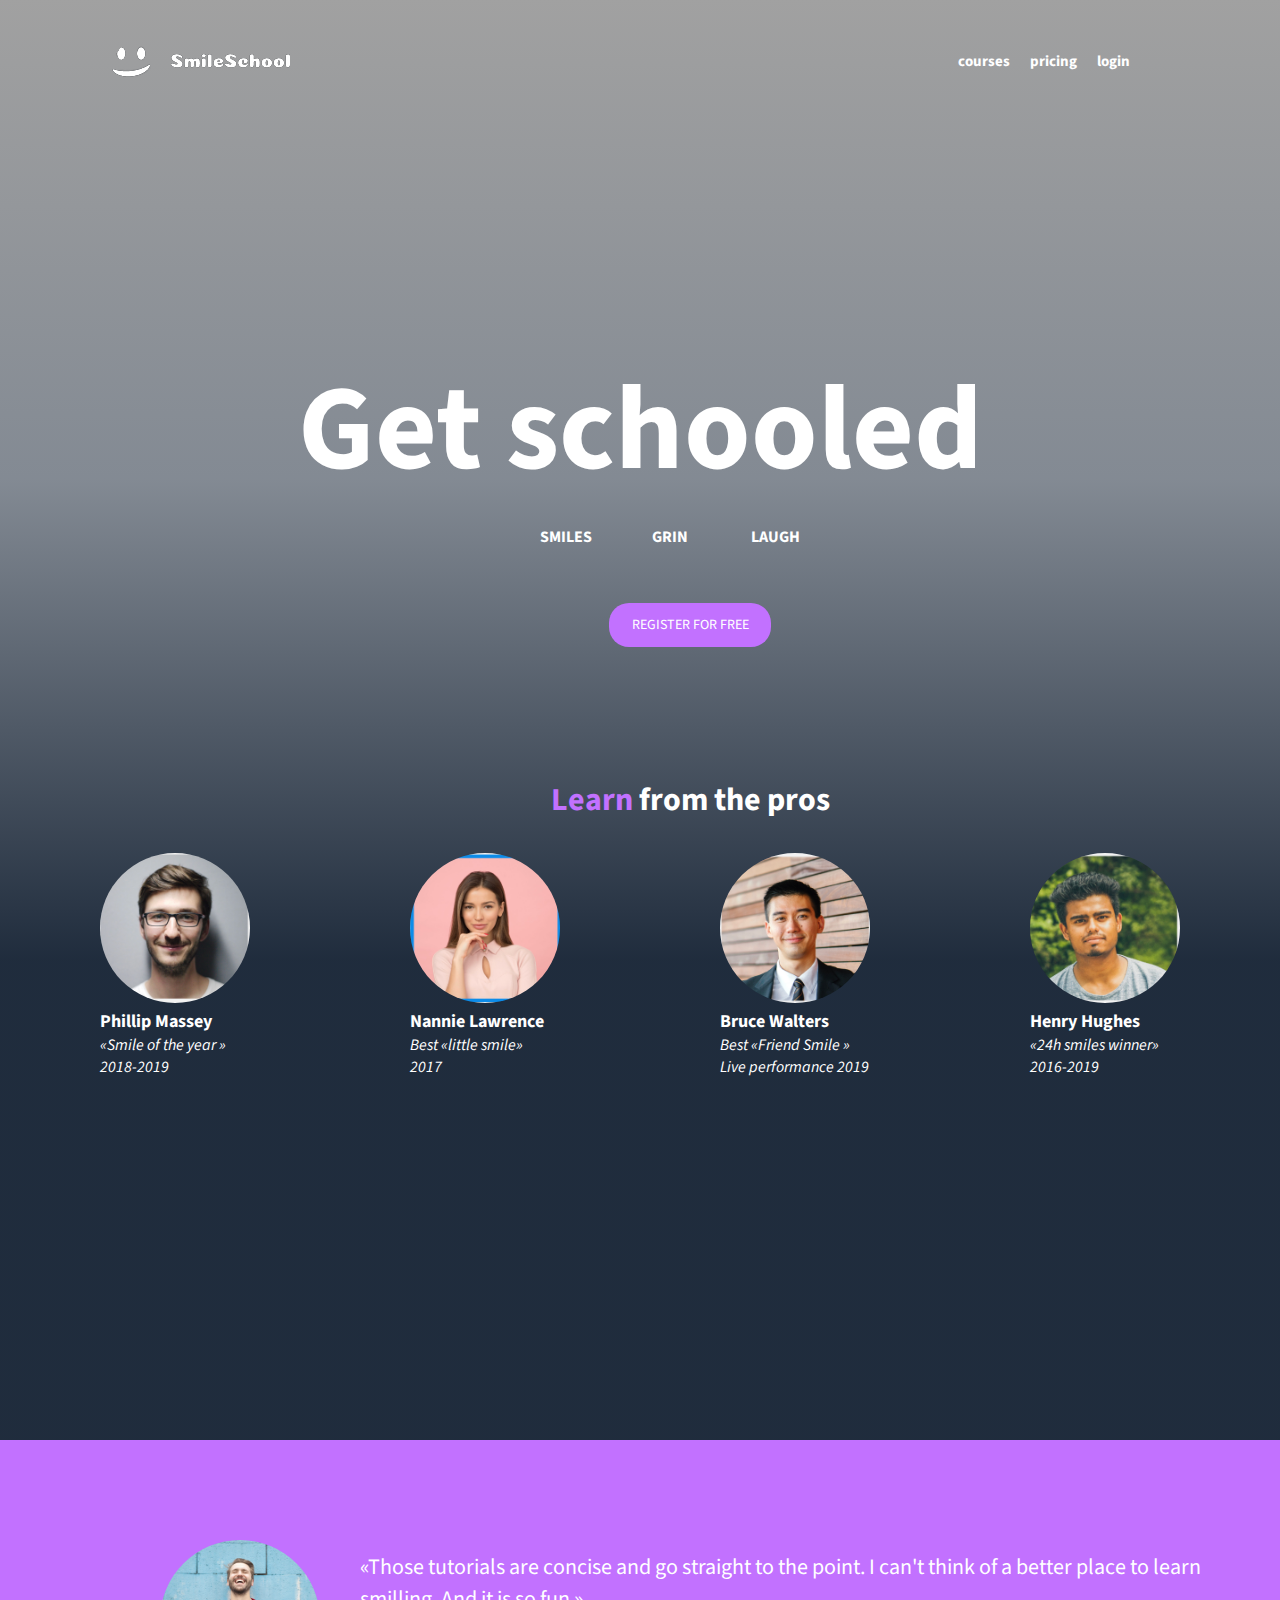
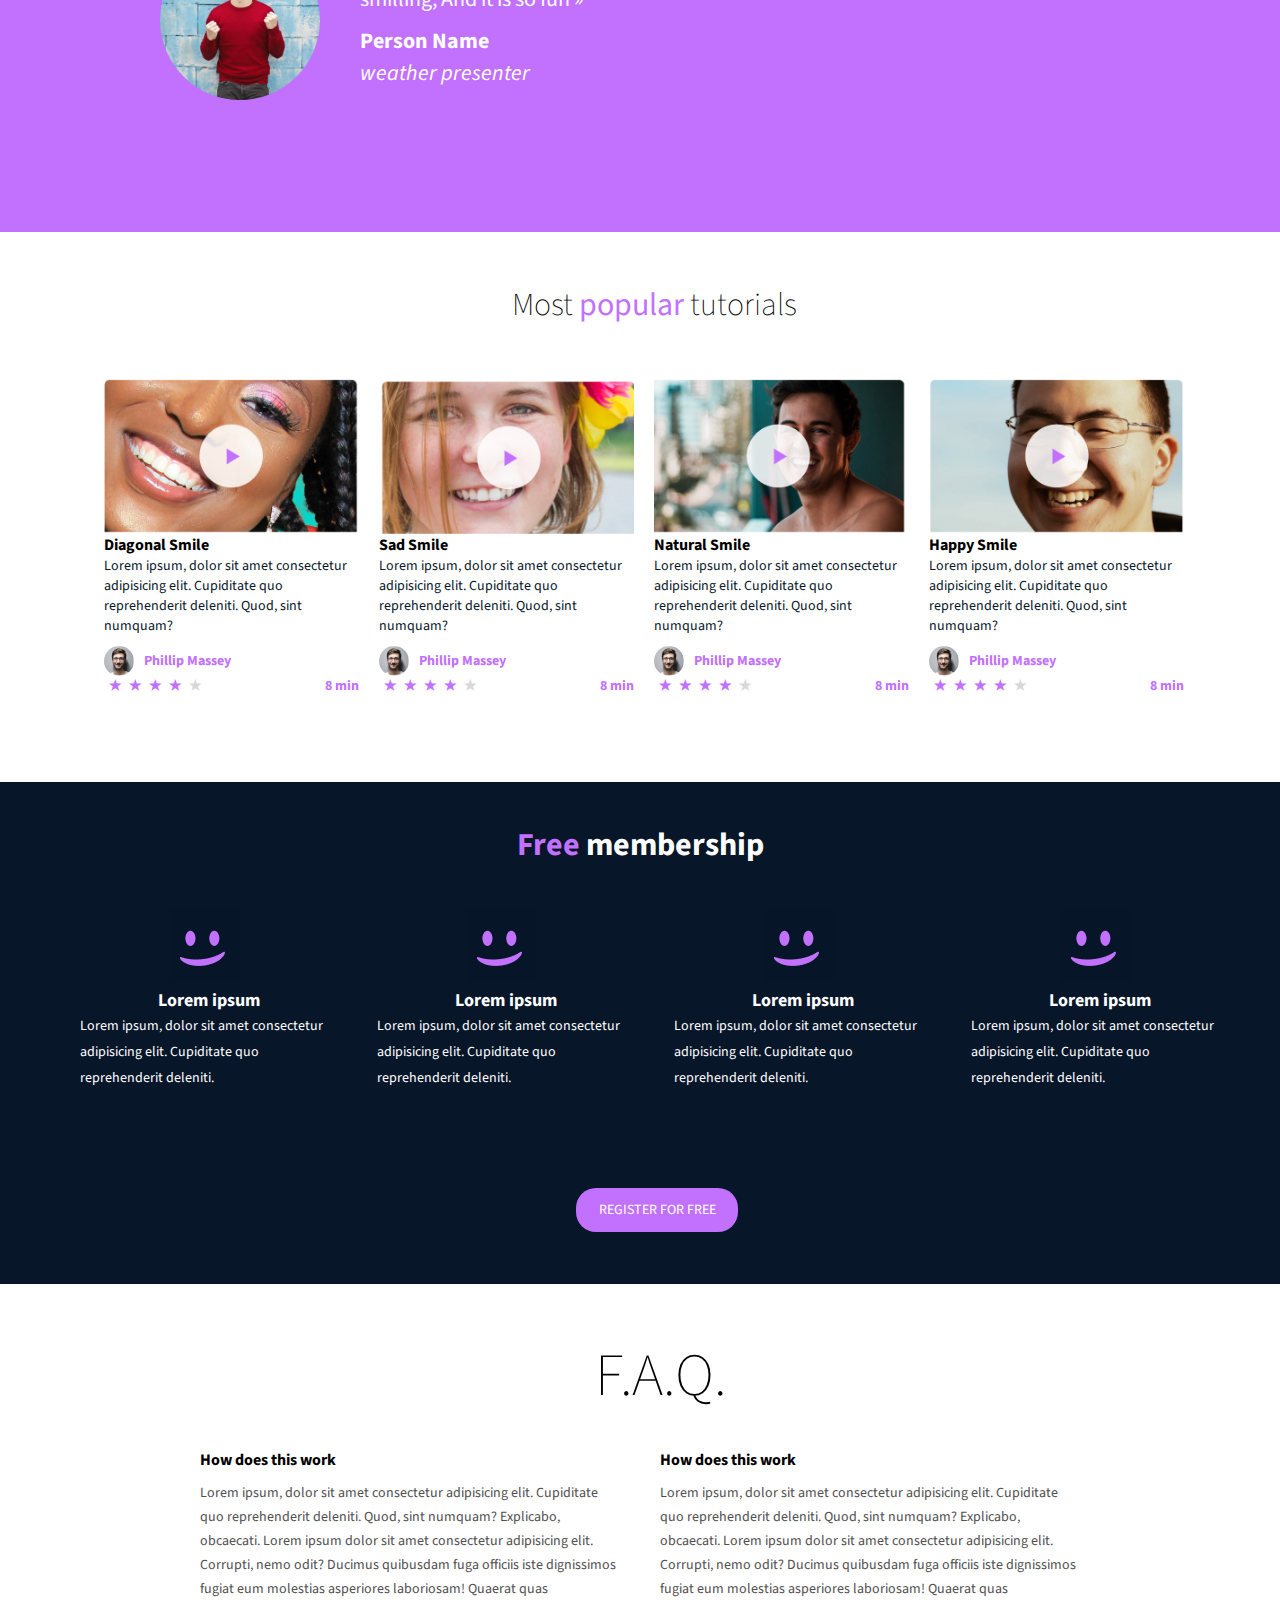
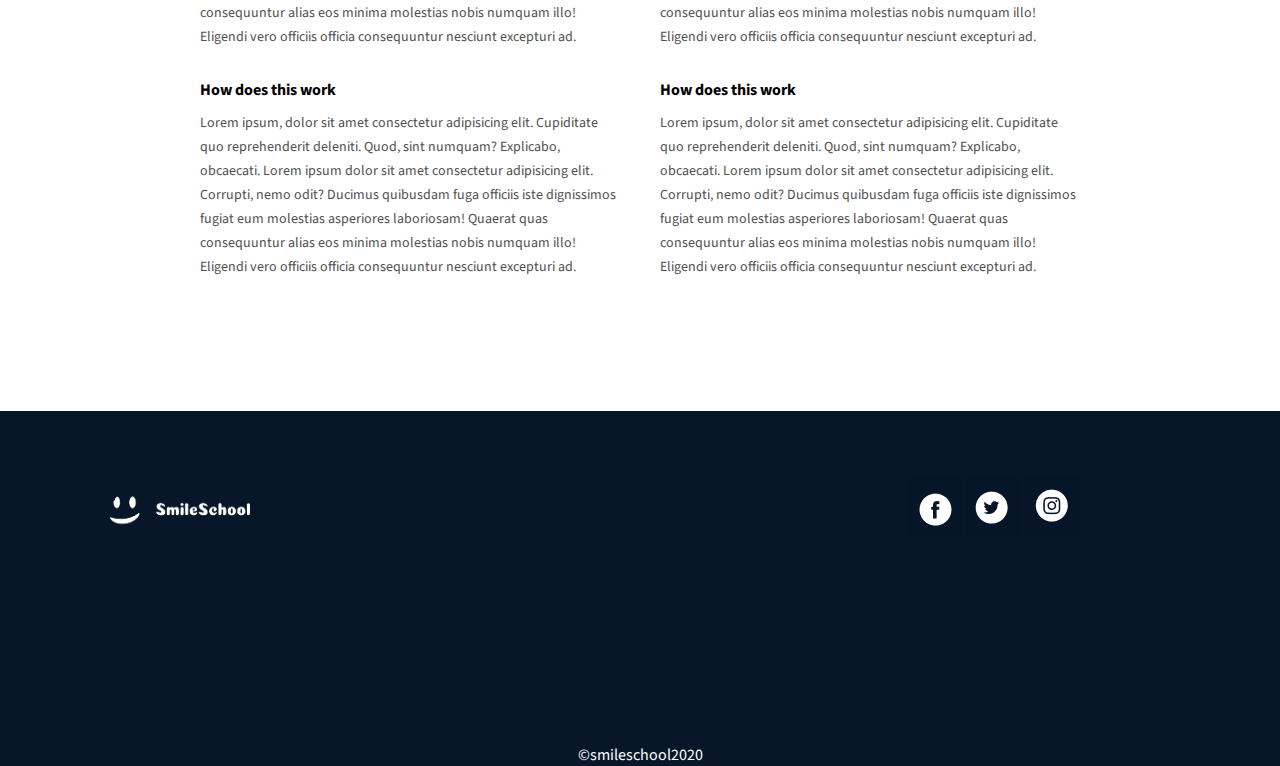
<file: css_advanced/index.html>
<!DOCTYPE html>
<html lang="en">
<head>
    <meta charset="UTF-8">
    <meta http-equiv="X-UA-Compatible" content="IE=edge">
    <meta name="viewport" content="width=device-width, initial-scale=1.0">
    <title>SS</title>
    <link rel="stylesheet" href="styles.css">

</head>
<body>
    <header class="header">
        <div class = "logo">
            <a href="/"><img src="./images/logo-removebg-preview.png" alt="Logo"></a>
        </div>
        <div class="nav-links">
            <ul>
                <li><a href="">courses</a></li>
                <li><a href="">pricing</a></li>
                <li><a href="">login</a></li>
            </ul>
        </div>
    </header>
    <main>
        <section class="lead-section">
            <div class="block-1">
                <h1>Get schooled</h1>
                <p><span>Smiles</span><span>Grin</span> <span>Laugh</span></p>
                <button>Register for free</button>
            </div>
            <div class="block-2">
                <h2><span>Learn</span> from the pros</h2>
                <div class="pros">
                    <div class="pro">
                        <img src="./images/Phillip.png" alt="Phillip">
                        <h3>Phillip Massey</h3>
                        <p>&laquo;Smile of the year &raquo;<br> 2018-2019</p>
                    </div>
                    <div class="pro">
                        <img src="./images/Nannie.png" alt="Nannie">
                        <h3>Nannie Lawrence</h3>
                        <p>Best &laquo;little smile&raquo;<br> 2017</p>
                    </div>
                    <div class="pro">
                        <img src="./images/Bruce.png" alt="Bruce">
                        <h3>Bruce Walters</h3>
                        <p>Best &laquo;Friend Smile &raquo;<br> Live performance 2019</p>
                    </div>
                    <div class="pro">
                        <img src="./images/Henry.png" alt="Henry">
                        <h3>Henry Hughes</h3>
                        <p>&laquo;24h smiles winner&raquo;<br> 2016-2019</p>
                    </div>
                </div>
            </div>
        </section>
        <section class="quote-section">
            <div class="quote">
                <img src="./images/Person.png" alt="Person">
                <div class="block-text">
                    <blockquote>&laquo;Those tutorials are concise and go straight to the point. I can't think of a better place to learn smilling, And it is so fun &raquo;</blockquote>
                    <p class="author">Person Name</p>
                    <p class="sub">weather presenter</p>
                </div>
            </div>
        </section>
        <section class="videos-section">
            <h1>Most <span>popular</span> tutorials</h1>
            <div class="video-block">
                <div class="video">
                    <img src="./images/vid1.png" alt="Diagonal">
                    <h2>Diagonal Smile</h2>
                    <p>Lorem ipsum, dolor sit amet consectetur adipisicing elit. Cupiditate quo reprehenderit deleniti. Quod, sint numquam? </p>
                    <div class="video-author">
                        <img src="./images/Phillip.png" alt="Phillip">
                        <h3>Phillip Massey</h3>
                    </div>
                    <div class="rating">
                        <div class="stars">
                            <p>&#9733;</p>
                            <p>&#9733;</p>
                            <p>&#9733;</p>
                            <p>&#9733;</p>
                            <p id="last">&#9733;</p>
                        </div>
                        <p>8 min</p>
                    </div>
                </div>
                <div class="video">
                    <img src="./images/vid2.png" alt="">
                    <h2>Sad Smile</h2>
                    <p>Lorem ipsum, dolor sit amet consectetur adipisicing elit. Cupiditate quo reprehenderit deleniti. Quod, sint numquam? </p>
                    <div class="video-author">
                        <img src="./images/Phillip.png" alt="">
                        <h3>Phillip Massey</h3>
                    </div>
                    <div class="rating">
                        <div class="stars">
                            <p>&#9733;</p>
                            <p>&#9733;</p>
                            <p>&#9733;</p>
                            <p>&#9733;</p>
                            <p id="last1">&#9733;</p>
                        </div>
                        <p>8 min</p>
                    </div>
                </div>
                <div class="video">
                    <img src="./images/vid3.png" alt="">
                    <h2>Natural Smile</h2>
                    <p>Lorem ipsum, dolor sit amet consectetur adipisicing elit. Cupiditate quo reprehenderit deleniti. Quod, sint numquam? </p>
                    <div class="video-author">
                        <img src="./images/Phillip.png" alt="">
                        <h3>Phillip Massey</h3>
                    </div>
                    <div class="rating">
                        <div class="stars">
                            <p>&#9733;</p>
                            <p>&#9733;</p>
                            <p>&#9733;</p>
                            <p>&#9733;</p>
                            <p id="last2">&#9733;</p>
                        </div>
                        <p>8 min</p>
                    </div>
                </div>
                <div class="video">
                    <img src="./images/vid4.png" alt="">
                    <h2>Happy Smile</h2>
                    <p>Lorem ipsum, dolor sit amet consectetur adipisicing elit. Cupiditate quo reprehenderit deleniti. Quod, sint numquam? </p>
                    <div class="video-author">
                        <img src="./images/Phillip.png" alt="Phillip">
                        <h3>Phillip Massey</h3>
                    </div>
                    <div class="rating">
                        <div class="stars">
                            <p>&#9733;</p>
                            <p>&#9733;</p>
                            <p>&#9733;</p>
                            <p>&#9733;</p>
                            <p id="last3">&#9733;</p>
                        </div>
                        <p>8 min</p>
                    </div>
                </div>
            </div>
        </section>
        <section class="membership">
            <h1><span>Free</span> membership</h1>
            <div class="member-text">
                <div class="ind-text">
                    <img src="./images/purple.png" alt="">
                    <h2>Lorem ipsum</h2>
                    <p>Lorem ipsum, dolor sit amet consectetur adipisicing elit. Cupiditate quo reprehenderit deleniti. </p>
                </div>
                <div class="ind-text">
                    <img src="./images/purple.png" alt="">
                    <h2>Lorem ipsum</h2>
                    <p>Lorem ipsum, dolor sit amet consectetur adipisicing elit. Cupiditate quo reprehenderit deleniti. </p>
                </div>
                <div class="ind-text">
                    <img src="./images/purple.png" alt="">
                    <h2>Lorem ipsum</h2>
                    <p>Lorem ipsum, dolor sit amet consectetur adipisicing elit. Cupiditate quo reprehenderit deleniti. </p>
                </div>
                <div class="ind-text">
                    <img src="./images/purple.png" alt="">
                    <h2>Lorem ipsum</h2>
                    <p>Lorem ipsum, dolor sit amet consectetur adipisicing elit. Cupiditate quo reprehenderit deleniti. </p>
                </div>
            </div>
            <button>Register for free</button>
        </section>
        <section class="faq">
            <h1>F.A.Q.</h1>
            <div class="row-content">
                <div class="faq-content">
                    <div class="content">
                        <h2>How does this work</h2>
                        <p>Lorem ipsum, dolor sit amet consectetur adipisicing elit. Cupiditate quo reprehenderit deleniti. Quod, sint numquam? Explicabo, obcaecati. Lorem ipsum dolor sit amet consectetur adipisicing elit. Corrupti, nemo odit? Ducimus quibusdam fuga officiis iste dignissimos fugiat eum molestias asperiores laboriosam! Quaerat quas consequuntur alias eos minima molestias nobis numquam illo! Eligendi vero officiis officia consequuntur nesciunt excepturi ad.</p>
                    </div>
                    <div class="content">
                        <h2>How does this work</h2>
                        <p>Lorem ipsum, dolor sit amet consectetur adipisicing elit. Cupiditate quo reprehenderit deleniti. Quod, sint numquam? Explicabo, obcaecati. Lorem ipsum dolor sit amet consectetur adipisicing elit. Corrupti, nemo odit? Ducimus quibusdam fuga officiis iste dignissimos fugiat eum molestias asperiores laboriosam! Quaerat quas consequuntur alias eos minima molestias nobis numquam illo! Eligendi vero officiis officia consequuntur nesciunt excepturi ad.</p>
                    </div>
                </div>
                <div class="faq-content">
                    <div class="content">
                        <h2>How does this work</h2>
                        <p>Lorem ipsum, dolor sit amet consectetur adipisicing elit. Cupiditate quo reprehenderit deleniti. Quod, sint numquam? Explicabo, obcaecati. Lorem ipsum dolor sit amet consectetur adipisicing elit. Corrupti, nemo odit? Ducimus quibusdam fuga officiis iste dignissimos fugiat eum molestias asperiores laboriosam! Quaerat quas consequuntur alias eos minima molestias nobis numquam illo! Eligendi vero officiis officia consequuntur nesciunt excepturi ad.</p>
                    </div>
                    <div class="content">
                        <h2>How does this work</h2>
                        <p>Lorem ipsum, dolor sit amet consectetur adipisicing elit. Cupiditate quo reprehenderit deleniti. Quod, sint numquam? Explicabo, obcaecati. Lorem ipsum dolor sit amet consectetur adipisicing elit. Corrupti, nemo odit? Ducimus quibusdam fuga officiis iste dignissimos fugiat eum molestias asperiores laboriosam! Quaerat quas consequuntur alias eos minima molestias nobis numquam illo! Eligendi vero officiis officia consequuntur nesciunt excepturi ad.</p>
                    </div>
                </div>
            </div>
        </section>
    </main>
    <footer>
        <div>
            <div class="footer-container">
                <div class="footer-row">
                    <img src="./images/logo-removebg-preview.png" alt="Logo">
                    <div class="footer-links">
                        <a href=""><img src="./images/facebook.png" alt="Facebook"></a>
                        <a href=""><img src="./images/twitter.png" alt="Twitter"></a>
                        <a href=""><img src="./images/instagram.png" alt="Instagram"></a>
                    </div>
                </div>
                <p>&copy;smileschool2020</p>
            </div>
        </div>
    </footer>
</body>
</html>
</file>
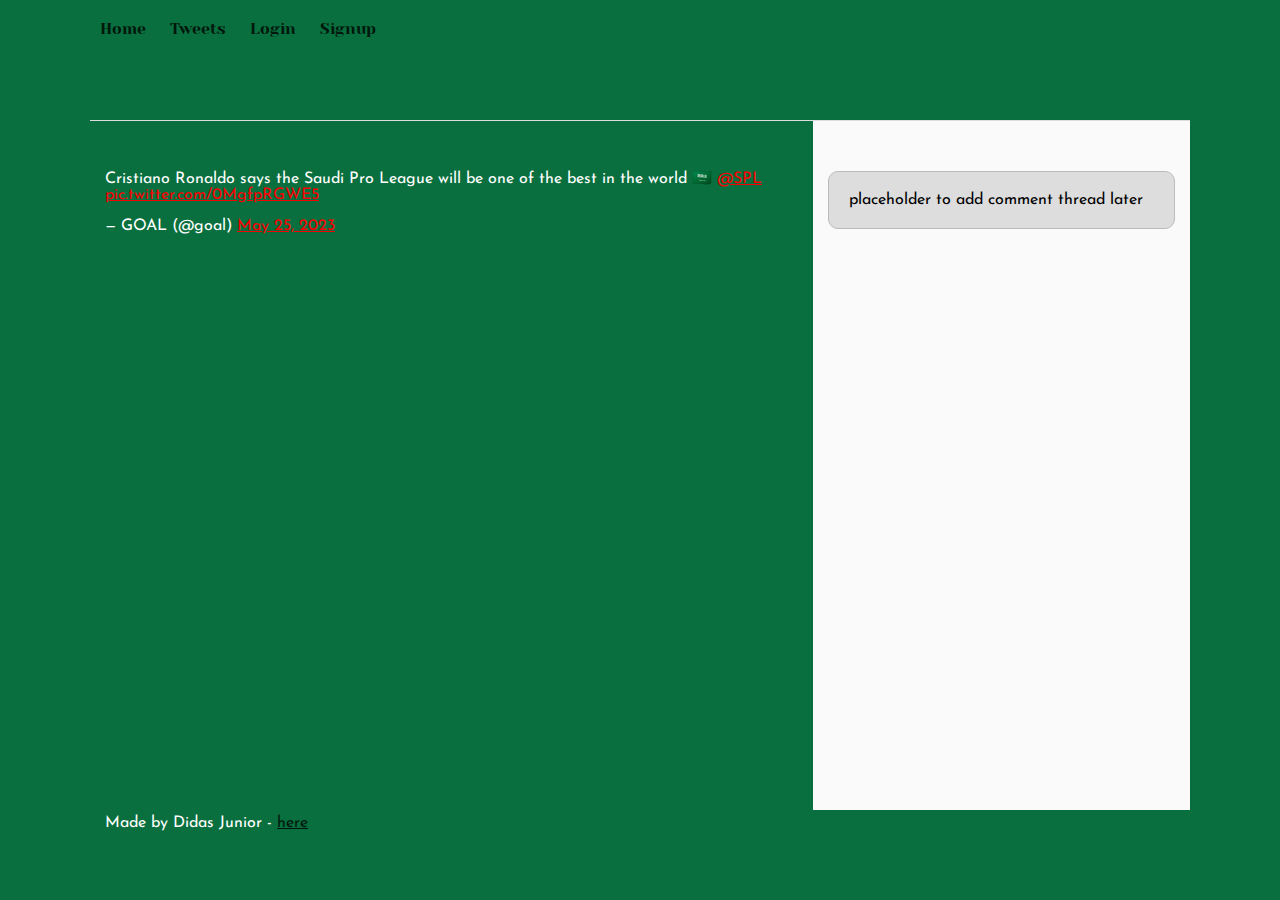
<file: css_basic/tweets.html>
<!Doctype html>
<html lang="en">
<head>
	<meta charset="UTF-8">
	<title>
		JWEB
	</title>
	<link href="base.css" rel="stylesheet">
	<link href="styles.css" rel="stylesheet">	
</head>
<body>
	<header>
		<ul>
			<li><a href = "index.html">Home</a></li>
			<li><a href="tweets.html">Tweets</a></li>
			<li><a href="">Login</a></li>
			<li><a href="">Signup</a></li>
		</ul>
	</header>
	<main>
		<article>
				<blockquote class="twitter-tweet"><p lang="en" dir="ltr">Cristiano Ronaldo says the Saudi Pro League will be one of the best in the world 🇸🇦 <a href="https://twitter.com/SPL?ref_src=twsrc%5Etfw">@SPL</a> <a href="https://t.co/0MgfpRGWE5">pic.twitter.com/0MgfpRGWE5</a></p>&mdash; GOAL (@goal) <a href="https://twitter.com/goal/status/1661773742723170305?ref_src=twsrc%5Etfw">May 25, 2023</a></blockquote> <script async src="https://platform.twitter.com/widgets.js" charset="utf-8"></script>
		</article>
		<aside>
			<p>placeholder to add comment thread later</p>
		</aside>
	</main>
	<footer>
		Made by Didas Junior - <a href="https://gasanajr.github.io/Capstone/" target="_blank">here</a>
	</footer>
</body>
</html>
</file>
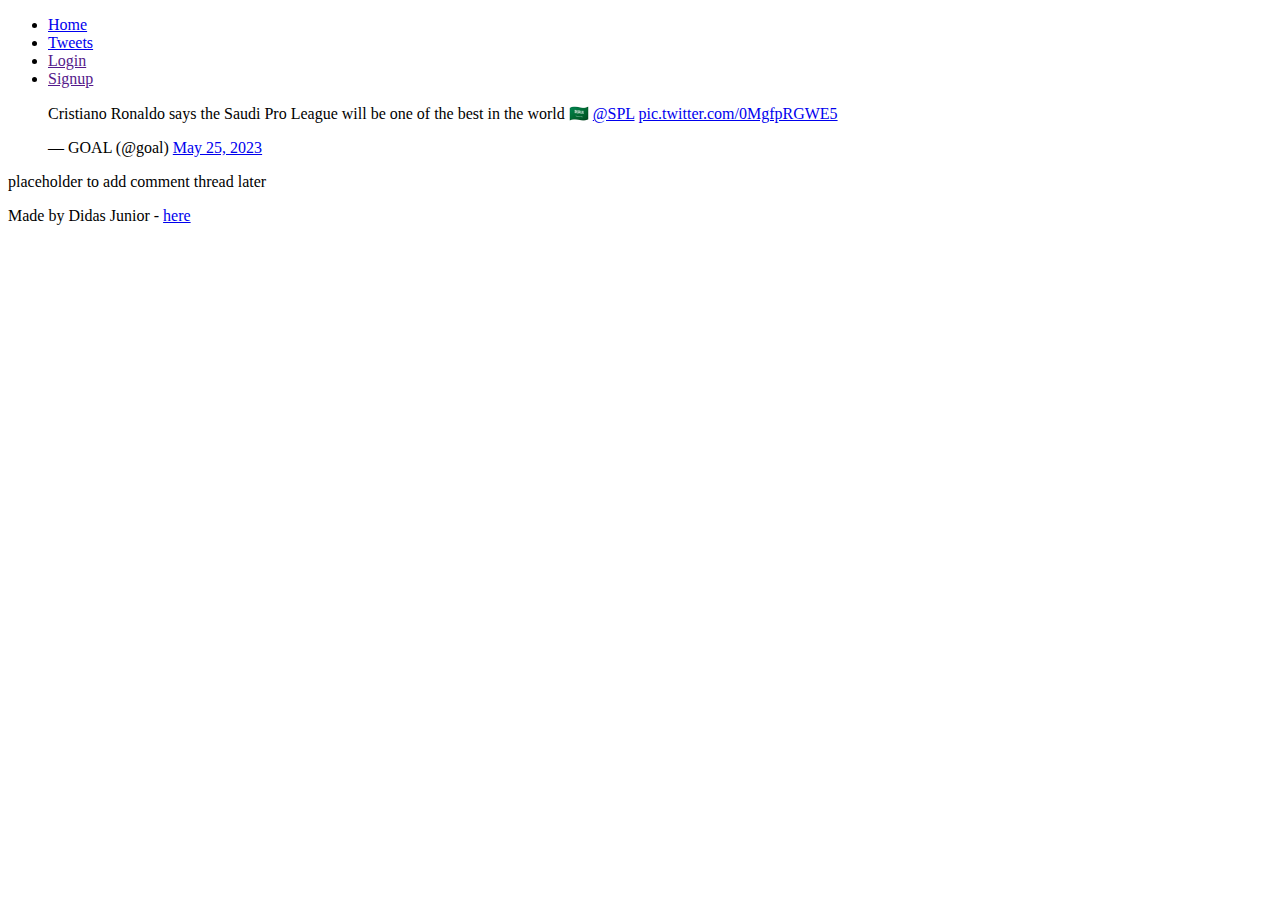
<file: html_basic/tweets.html>
<!Doctype html>
<html lang="en">
<head>
	<meta charset="UTF-8">
	<title>
		JWEB
	</title>
</head>
<body>
	<header>
		<ul>
			<li><a href = "index.html">Home</a></li>
			<li><a href="tweets.html">Tweets</a></li>
			<li><a href="">Login</a></li>
			<li><a href="">Signup</a></li>
		</ul>
	</header>
	<main>
		<article>
				<blockquote class="twitter-tweet"><p lang="en" dir="ltr">Cristiano Ronaldo says the Saudi Pro League will be one of the best in the world 🇸🇦 <a href="https://twitter.com/SPL?ref_src=twsrc%5Etfw">@SPL</a> <a href="https://t.co/0MgfpRGWE5">pic.twitter.com/0MgfpRGWE5</a></p>&mdash; GOAL (@goal) <a href="https://twitter.com/goal/status/1661773742723170305?ref_src=twsrc%5Etfw">May 25, 2023</a></blockquote> <script async src="https://platform.twitter.com/widgets.js" charset="utf-8"></script>
		</article>
		<aside>
			<p>placeholder to add comment thread later</p>
		</aside>
	</main>
	<footer>
		Made by Didas Junior - <a href="https://gasanajr.github.io/Capstone/" target="_blank">here</a>
	</footer>
</body>
</html>
</file>
<file: css_advanced/styles.css>
@import url('https://fonts.googleapis.com/css2?family=Source+Sans+Pro&display=swap');
:root {
    --primary: hsla(214, 71%, 9%, 0.9);
    --secondary:  hsla(0, 0%, 59%, 0.9);
}

* {
    padding: 0;
    margin: 0;
    font-family: 'Source Sans Pro', 'sans-serif';
}
header {
    display: flex;
    justify-content: space-between;
    background: linear-gradient(
        hsla(214, 71%, 9%, 0.9),  
        hsla(214, 71%, 9%, 0.9) 
    );
    background: linear-gradient(
        to top, 
        hsla(214, 71%, 9%, 0.9),  
        hsla(214, 71%, 9%, 0.9), 
        hsla(214, 71%, 9%, 0.5),  
        hsla(0, 0%, 59%, 0.9)     
    );
    
    height: 160vh;
    background-size: cover;
    background-repeat: no-repeat;
    background-blend-mode: normal,color;
}


.logo {
    margin-top: 20px;
    margin-left: 100px;
}

.nav-links {
    margin-top: 50px;
    margin-right: 150px;
}
.nav-links > ul {
    display: flex;
}

ul > li {
    list-style-type: none;
    margin-left: 20px;
}

ul > li > a {
    text-decoration: none;
    color: white;
    height: 15px;
    font-style: normal;
    font-size: 15px;
    font-weight: 700;
    line-height: 15px;
}

/* ---------------------School Section ----------------- */
 
.lead-section {
    position: absolute;
    top: 35%;
} 



.block-1 {
    margin-top: 40px;
    color: white;
    text-align: center;
    font-size: 60px;
    font-weight: bold;
}

.block-1 p {
    font-size: 16px;
    padding: 20px;
}

.block-1 h1 {
    height: 151px;
    font-weight: 700;
    font-size: 120px;
    line-height: 151px;
    text-align: center;
}

.block-1 p span {
    margin-left: 60px;
    text-transform: uppercase;
}

.block-1 button {
    width: 162px;
    height: 44px;
    background-color: #C271FF;
    color: white;
    cursor: pointer;
    text-transform: uppercase;
    font-size: 14px;
    margin-top: 20px;
    border-radius: 20px;
    margin-left: 100px;
    margin-bottom: 70px;
    border: none;

}

.block-2 {
    height: 237px;
    width: 100vw;
}

.block-2 h2 {
    text-align: center;
    margin-top: 60px;
    font-size: 32px;
    margin-left: 100px;
    color: white;
    margin-bottom: 30px;
}

.block-2 h2 span {
    color: #C271FF;
}

.pros {
    display: flex;
    margin-left: 100px;
    margin-right: 100px;
    justify-content: space-between;
    margin-top: 20px;
    height: 250px;
    color: #FFFFFF;
}

.pro {
    width: 150px;
    height: 237px;
}

.pro h3 {
    font-size: 18px;
}

.pro p {
    font-size: 16px;
    font-style: italic;
}

.pro img {
    width: 150px;
    height: 150px;
    border-radius: 50%;
} 

/* -------------------------Quote section ---------  */

.quote-section {
    background-color: #C271FF;
    height: 392px;
}

.quote {
    display: flex;
    color: #FFFFFF;
    font-size: 22px;
    justify-content: space-between;
    align-items: center;
    padding-top: 100px;
    padding-left: 160px;
}
.quote img {
    width: 160px;
    height: 160px;
    border-radius: 50%;
    object-position: center;
    object-fit: cover;
}
.author {
    font-weight: bold;
    margin-top: 10px;
}

.block-text {
    padding-left: 40px;
}

.sub {
    font-style: italic;
}

/* -----------------Videos Section ------------------- */
.videos-section {
    margin-top: 50px;
    height: 450px;
    width: 1228px;
    margin-left: 40px;

}

.video-block {
    display: flex;
    align-items: center;
    justify-content: center;
}

.videos-section h1 {
    text-align: center;
    font-weight: lighter;
    margin-bottom: 50px;
}

.videos-section h1 span {
    color: #C271FF;
    font-weight: bolder;
    font-size: 32px;
}

.video img {
    width: 255px;
}

.video h2 {
    font-size: 16px;
}
.video {
    width: 255px;
    height: 335px;
    margin-right: 20px;
    display: flex;
    flex-direction: column;
}

.video p {
    font-size: 14px;
    color: #071629;
}

.video-author {
    display: flex;
    margin-top: 10px;
}
.video-author h3 {
    font-size: 14px;
    color: #C271FF;
    padding-left: 10px;
    margin-top: 5px;
}

.video-author img {
    width: 30px;
    height: 30px;
    border-radius: 50%;
}
.rating {
    display: flex;
    flex-direction: row;
    justify-content: space-between;
}

.rating p {
    color: #C271FF;
    font-weight: 700;
    font-size: 14px;
}

.stars {
    display: flex;

}

.stars p {
    margin-left: 5px;
    width: 15px;
    height: 15px;
}

#last, #last1, #last2, #last3 {
    color: #D8D8D8;
}
/* -----------------------Membership Section ---------------- */

.membership {
    background-color: #071629;
    margin-top: 50px;
    height: 502px;
    width: 100vw;
    color: #FFFFFF;
}

.membership h1 {
    text-align: center;
    color: white;
    font-size: 32px;
    padding-top: 40px;
}

.membership h1 span {
    color: #C271FF;
}

.member-text {
    display: flex;
    margin-top: 40px;
    margin-right: 30px;
    margin-left: 60px;
}

.ind-text {
    width: 257px;
    height: 200px;
    margin-left: 20px;
    margin-right: 20px;
}


.ind-text p {
    font-size: 14px;
    line-height: 26px;
}

.ind-text h2 {
    font-size: 18px;
    text-align: center;
}

.ind-text img {
    margin-left: 35%;
}

.membership button {
    width: 162px;
    height: 44px;
    background-color: #C271FF;
    color: white;
    cursor: pointer;
    text-transform: uppercase;
    font-size: 14px;
    margin-top: 80px;
    border-radius: 20px;
    margin-left: 45%;
    border: none;
}

/* ----------------------FAQ section -------------------- */
.faq {
    width: 920px;
    height: 707px;
    margin-left: 200px;
    margin-top: 50px;
}

.faq h1 {
    text-align: center;
    font-size: 60px;
    font-weight: lighter;
    margin-bottom: 30px;

}

.row-content {
    display: flex;
    justify-content: space-between;
}

.faq-content {
    margin-right: 40px;
}

.content p {
    font-size: 14px;
    margin-top: 10px;
    margin-bottom: 30px;
    line-height: 24px;
    color: rgb(81, 79, 79);
}

.content h2 {
    font-size: 16px;
    font-weight: bold;
}


/* ------------------------ Footer section --------------------- */

.footer-row > img {
    margin-top: 60px;
    width: 169px;
}
.footer-container {
    width: 100vw;
    background-color: #071629;
}

.footer-container p {
    text-align: center;
    color: #FFFFFF;
    padding-top: 200px;
}

.footer-row {
    display: flex;
    justify-content: space-between;
    margin-left: 100px;
    margin-right: 200px;
    margin-top: -30px;
}

.footer-links {
    margin-top: 65px;
}
</file>
<file: css_basic/base.css>
/* Importing webfonts */
/* (If you're learning CSS, you should disregard that) */

@import url(https://fonts.googleapis.com/css?family=Yeseva+One);
@import url(https://fonts.googleapis.com/css?family=Josefin+Sans:400,700,700italic,400italic);


/* CSS reset rules */

html, body {
	height: 100%;
	min-height: 100%;
}
html, body, div, span, applet, object, iframe,
h1, h2, h3, h4, h5, h6, p, blockquote, pre,
a, abbr, acronym, address, big, cite, code,
del, dfn, img, ins, kbd, q, s, samp,
small, strike, sub, sup, tt, var,
b, u, i, center,
dl, dt, dd,
fieldset, form, label, legend,
table, caption, tbody, tfoot, thead, tr, th, td,
article, aside, canvas, details, embed, 
figure, figcaption, footer, header, hgroup, 
menu, nav, output, ruby, section, summary,
time, mark, audio, video {
	margin: 0;
	padding: 0;
	border: 0;
	font-size: 100%;
	font: inherit;
	vertical-align: baseline;
}
/* HTML5 display-role reset for older browsers */
article, aside, details, figcaption, figure, 
footer, header, hgroup, menu, nav, section {
	display: block;
}
body {
	line-height: 1;
}
blockquote, q {
	quotes: none;
}
blockquote:before, blockquote:after,
q:before, q:after {
	content: '';
	content: none;
}
table {
	border-collapse: collapse;
	border-spacing: 0;
}


/* Fonts and colors */

body {
	font-family: 'Josefin Sans', serif;
	color: rgba(0, 0, 0, 0.8);
}
h1, h2, h3, h4, h5, h6, header {
	font-family: 'Yeseva One', sans-serif;
}
article {
}
header {
	border-bottom: 1px solid rgb(221,221,221);
	transition: border-bottom-color 1s ease;
}
header a {
	color: rgba(0, 0, 0, 0.8);
}
aside {
	background: #FAFAFA;
}
aside p {
	border: 1px solid #bbb;
	background: #ddd;
	color: black;
}
footer a {
	color: rgba(0, 0, 0, 0.8);
}
a {
	color: #F80002;
}


/* Positioning and margins */

@media (min-width: 1100px) {
	body {
		width: 1100px;
		margin: 0 auto;
	}
}

article {
	padding: 50px 15px;
}
article > *:first-child {
	margin-top: 0;
}
aside {
	padding: 50px 15px;
}
header .right {
	float: right;
	margin: 0 10px 15px;
}


/* Header */
header {
	padding: 20px 0;
	height: 80px;
}
header ul {
	list-style: none;
	margin: 0;
	padding: 0;
}
header li {
	display: inline;
	vertical-align:middle;
}
header li:first-child {
	margin: 0;
}
header li a {
	margin: 0 10px;
}
header li.logo {
	font-size: 36px;
}
header a {
	text-decoration: none;
}


/* Aside */

aside p {
	border-radius: 10px;
	padding: 20px 20px;
}


/* Footer */

footer {
	padding: 5px 15px;
	height: 80px;
}


/* Text styles and margins */

p {
	margin-bottom: 15px;
}
h1 {
	font-size: 36px;
	margin: 40px 0 20px;
}
h2 {
	font-size: 32px;
	margin: 30px 0 15px;
}
h3 {
	font-size: 28px;
	margin: 25px 0 10px;
}
h4 {
	font-size: 20px;
	font-weight: bold;
	margin: 20px 0 10px;
}
h5 {
	font-size: 18px;
	font-weight: bold;
	margin: 15px 0 10px;
}
h6 {
	font-weight: bold;
	margin: 5px 0;
}

@media (max-width: 800px) {
  body.works_on_smartphone {
  	display: block;
  }
  body.works_on_smartphone main {
  	display: block;
  }
  header .right {
  	float: none;
  }
}
</file>
<file: css_basic/styles.css>
body, main {
    display: flex;
}
body {
    flex-direction: column;
    background-color: #096F3E;
    color: #fff;
}
main {
    flex-direction: row;
    flex: auto;
}

article {
    flex: 2;
    overflow-y: auto;
}

aside {
    flex: 1;
    overflow-y: auto;
}

.logo {
    height: 200px;
    width: 200px;
}
</file>
